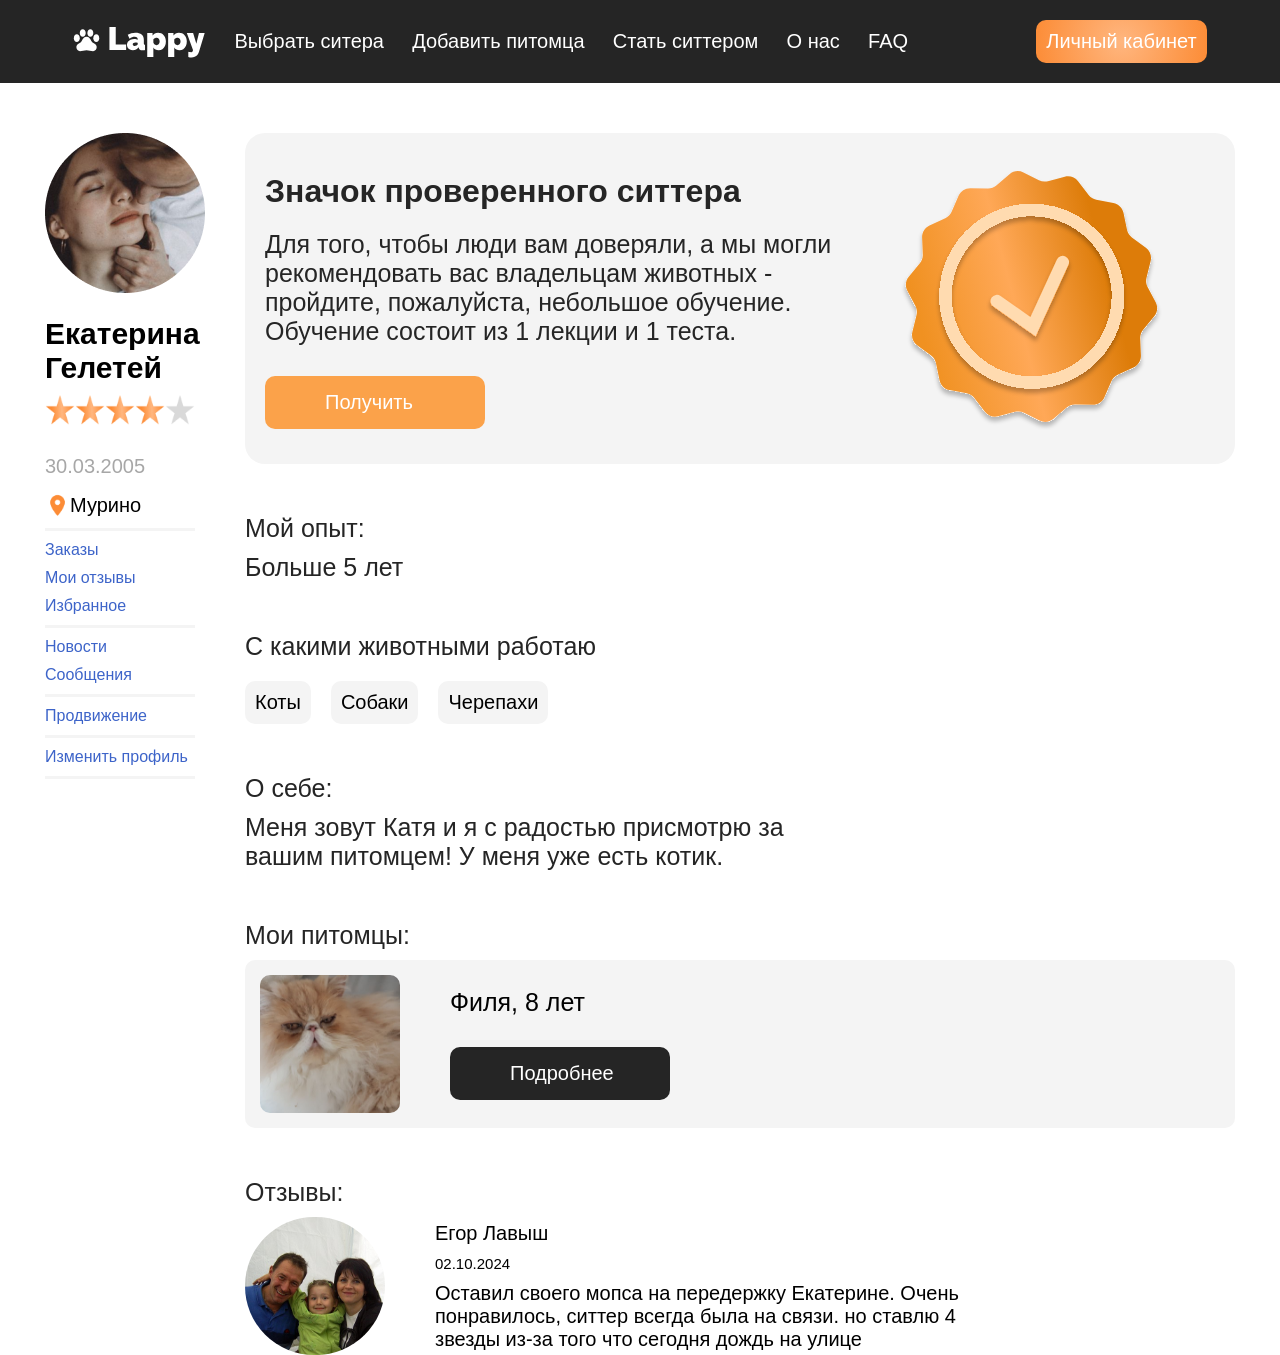
<file: Lappy/account.html>
<!DOCTYPE html>
<html lang="en">
<head>
    <meta charset="UTF-8">
    <meta name="viewport" content="width=device-width, initial-scale=1.0">
    <meta name="viewport" content="width=device-width, initial-scale=1, minimum-scale=1, maximum-scale=1" />
    <link rel="stylesheet" href="https://cdn.jsdelivr.net/npm/swiper@11/swiper-bundle.min.css" />
    <link rel="stylesheet" href="assets/css/style.css">
    <title>Lappy</title>
</head>
<body>
    <header class="header">
        <div class="top">
            <div class="conteiner">

                <div class="burger"></div>

                    <ul class="nav_bar">
                        <li class="nav_bar_item"><a href="index.html" class="link_on_page"><img src="assets/imgs/logo.svg" class="logo_h" alt=""></a></li>
                        <li class="nav_bar_item"><a href="search.html" class="link_on_page">Выбрать ситера</a></li>
                        <li class="nav_bar_item"><a href="#" class="link_on_page">Добавить питомца</a></li>
                        <li class="nav_bar_item"><a href="#" class="link_on_page">Стать ситтером</a></li>
                        <li class="nav_bar_item"><a href="#" class="link_on_page">О нас</a></li>
                        <li class="nav_bar_item"><a href="#" class="link_on_page">FAQ</a></li>
                        <li><a href="#"><p class="text_btn">Личный кабинет</p></a></li>
                    </ul>
            </div>
        </div>
    </header>
    <main>
        <div class="conteiner">
            <div class="flex_block">
                <div class="l_block">
                    <img class="ava" src="assets/imgs/ava.png" alt="">
                    <p class="name">Екатерина</p>
                    <p class="surname">Гелетей</p>
                    <ul class="reiting">
                        <li class="stars"><img src="assets/imgs/Star 4.png" class="stars_img" alt=""></li>
                        <li class="stars"><img src="assets/imgs/Star 4.png" class="stars_img" alt=""></li>
                        <li class="stars"><img src="assets/imgs/Star 4.png" class="stars_img" alt=""></li>
                        <li class="stars"><img src="assets/imgs/Star 4.png" class="stars_img" alt=""></li>
                        <li class="stars"><img src="assets/imgs/Star 5.png" class="stars_img" alt=""></li>
                    </ul>
                    <p class="data">30.03.2005</p>
                    <div class="location">
                        <img src="assets/imgs/mdi_location.png" class="mapa" alt="">
                        <p class="posit">Мурино</p>
                    </div>
                    <div class="line"></div>
                    <ul class="menu">
                        <li class="m_item"><a href="" class="link_m">Заказы</a></li>
                        <li class="m_item"><a href="" class="link_m">Мои отзывы</a></li>
                        <li class="m_item"><a href="" class="link_m">Избранное</a></li>
                        <div class="line"></div>
                        <li class="m_item"><a href="" class="link_m">Новости</a></li>
                        <li class="m_item"><a href="" class="link_m">Сообщения</a></li>
                        <div class="line"></div>
                        <li class="m_item"><a href="" class="link_m">Продвижение</a></li>
                        <div class="line"></div>
                        <li class="m_item"><a href="" class="link_m">Изменить профиль</a></li>
                        <div class="line"></div>
                    </ul>
                    </div>
                    <div class="r_block">
                        <div class="inf_garant_acc">
                            <div class="content_gr_q">
                                <h1 class="title_acc_gar">Значок проверенного ситтера</h1>
                                <p class="txt_garant_lk">Для того, чтобы люди вам доверяли, а мы могли рекомендовать вас владельцам животных - пройдите, пожалуйста, небольшое обучение. Обучение состоит из 1 лекции и 1 теста.</p>
                                <a href="garant_account.html" class=""><p class="txt_link_btn_gr">Получить</p></a>
                            </div>
                            <div class="img_grq">
                                <img src="assets/imgs/garant_sign.svg" class="logo_gr" alt="">
                            </div>
                        </div>
                        <div class="inf_exepr">
                            <p class="min_title_exp">Мой опыт:</p>
                            <p class="exp_cont">Больше 5 лет</p>
                            <p class="min_title_exp">С какими животными работаю</p>
                            <ul class="list_pets">
                                <li class="pet_item">Коты</li>
                                <li class="pet_item">Собаки</li>
                                <li class="pet_item">Черепахи</li>
                            </ul>
                            <p class="min_title_exp">О себе:</p>
                            <p class="exp_cont">Меня зовут Катя и я с радостью присмотрю за вашим питомцем! У меня уже есть котик.</p>
                            <p class="min_title_exp">Мои питомцы:</p>
                            <div class="pet">
                                <img src="assets/imgs/fila.svg" alt="">
                                <div class="name_age_bt">
                                    <p class="name_pet_age_pet">Филя, 8 лет</p>
                                    <a href="" class=""><p class="txt_link_btn_gr black">Подробнее</p></a>
                                </div>
                            </div>
                            <p class="min_title_exp">Отзывы:</p>
                            <div class="rev">
                                <img src="assets/imgs/family.svg" alt="">
                                <div class="rev_cont_ab">
                                    <p class="name_rever">Егор Лавыш</p>
                                    <p class="data_rev">02.10.2024</p>
                                    <p class="main_rev">Оставил своего мопса на передержку Екатерине. Очень понравилось, ситтер всегда была на связи. но ставлю 4 звезды из-за того что сегодня дождь на улице</p>
                                </div>
                            </div>
                        </div>
                    </div>
            </div>
        </div>
    </main>
<script src="https://cdn.jsdelivr.net/npm/swiper@11/swiper-bundle.min.js"></script>
<script src="main.js"></script>
</body>
</html>
</file>
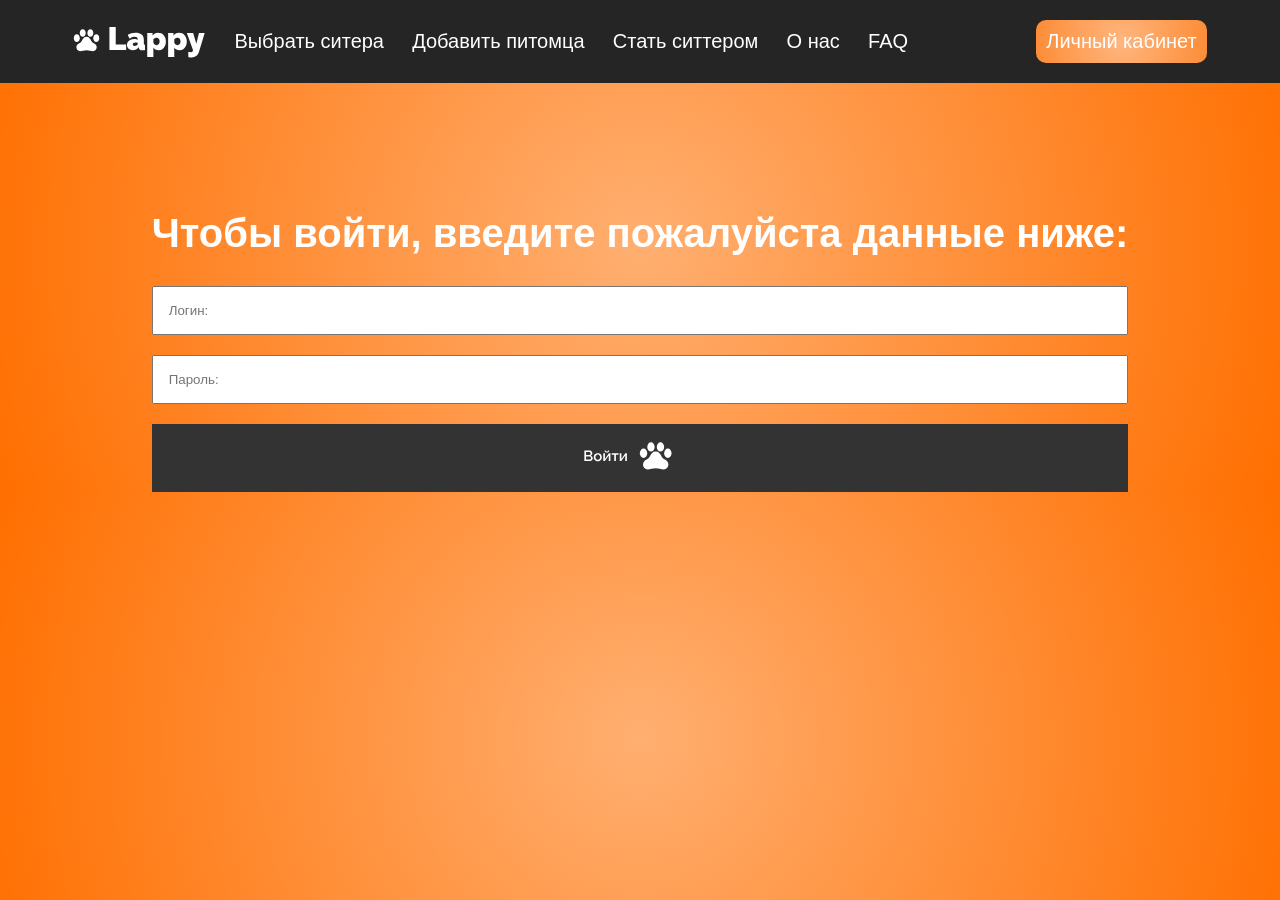
<file: Lappy/entrance.html>
<!DOCTYPE html>
<html lang="en">
<head>
    <meta charset="UTF-8">
    <meta name="viewport" content="width=device-width, initial-scale=1.0">
    <meta name="viewport" content="width=device-width, initial-scale=1, minimum-scale=1, maximum-scale=1" />
    <link rel="stylesheet" href="https://cdn.jsdelivr.net/npm/swiper@11/swiper-bundle.min.css" />
    <link rel="stylesheet" href="assets/css/style.css">
    <title>Lappy</title>
</head>
<body class="body">
    <header class="header">
        <div class="top">
            <div class="conteiner">

                <div class="burger"></div>

                    <ul class="nav_bar">
                        <li class="nav_bar_item"><a href="index.html" class="link_on_page"><img src="assets/imgs/logo.svg" class="logo_h" alt=""></a></li>
                        <li class="nav_bar_item"><a href="search.html" class="link_on_page">Выбрать ситера</a></li>
                        <li class="nav_bar_item"><a href="#" class="link_on_page">Добавить питомца</a></li>
                        <li class="nav_bar_item"><a href="#" class="link_on_page">Стать ситтером</a></li>
                        <li class="nav_bar_item"><a href="#" class="link_on_page">О нас</a></li>
                        <li class="nav_bar_item"><a href="#" class="link_on_page">FAQ</a></li>
                        <li><a href="account.html"><p class="text_btn">Личный кабинет</p></a></li>
                    </ul>
            </div>
        </div>
    </header>
    <div class="entrance">
        <div class="content">
            <div class="secur">
                <h1 class="title_entrance">Чтобы войти, введите пожалуйста данные ниже:</h1>
                <input class="log" type="email" name="auth_email" placeholder="Логин:" required >
                <input class="pas"  type="password" name="auth_pass" placeholder="Пароль:" required >
                <a class="enter" href="account.html"><img class="enterimg" src="assets/imgs/l.svg" alt=""></a>
            </div>
        </div>
    </div>
    <script src="https://cdn.jsdelivr.net/npm/swiper@11/swiper-bundle.min.js"></script>
<script src="main.js"></script>
</body>
</html>
</file>
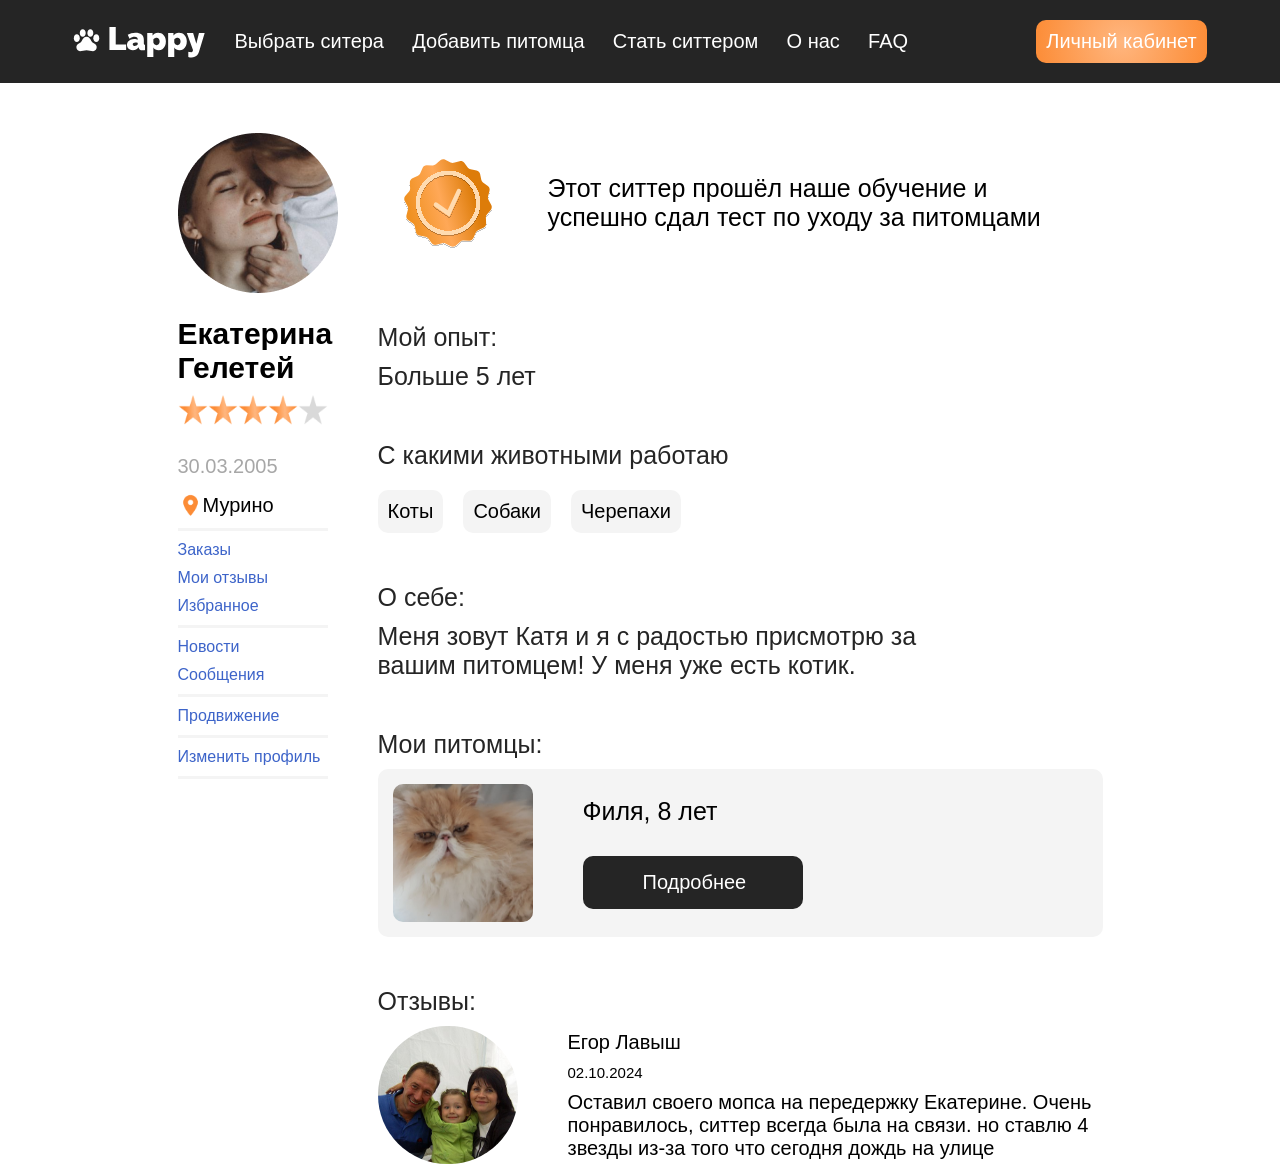
<file: Lappy/garant_account.html>
<!DOCTYPE html>
<html lang="en">
<head>
    <meta charset="UTF-8">
    <meta name="viewport" content="width=device-width, initial-scale=1.0">
    <meta name="viewport" content="width=device-width, initial-scale=1, minimum-scale=1, maximum-scale=1" />
    <link rel="stylesheet" href="https://cdn.jsdelivr.net/npm/swiper@11/swiper-bundle.min.css" />
    <link rel="stylesheet" href="assets/css/style.css">
    <title>Lappy</title>
</head>
<body>
    <header class="header">
        <div class="top">
            <div class="conteiner">

                <div class="burger"></div>

                    <ul class="nav_bar">
                        <li class="nav_bar_item"><a href="index.html" class="link_on_page"><img src="assets/imgs/logo.svg" class="logo_h" alt=""></a></li>
                        <li class="nav_bar_item"><a href="search.html" class="link_on_page">Выбрать ситера</a></li>
                        <li class="nav_bar_item"><a href="#" class="link_on_page">Добавить питомца</a></li>
                        <li class="nav_bar_item"><a href="#" class="link_on_page">Стать ситтером</a></li>
                        <li class="nav_bar_item"><a href="#" class="link_on_page">О нас</a></li>
                        <li class="nav_bar_item"><a href="#" class="link_on_page">FAQ</a></li>
                        <li><a href="account.html"><p class="text_btn">Личный кабинет</p></a></li>
                    </ul>
            </div>
        </div>
    </header>
    <main>
        <div class="conteiner">
            <div class="flex_block">
                <div class="l_block">
                    <img class="ava" src="assets/imgs/ava.png" alt="">
                    <p class="name">Екатерина</p>
                    <p class="surname">Гелетей</p>
                    <ul class="reiting">
                        <li class="stars"><img src="assets/imgs/Star 4.png" class="stars_img" alt=""></li>
                        <li class="stars"><img src="assets/imgs/Star 4.png" class="stars_img" alt=""></li>
                        <li class="stars"><img src="assets/imgs/Star 4.png" class="stars_img" alt=""></li>
                        <li class="stars"><img src="assets/imgs/Star 4.png" class="stars_img" alt=""></li>
                        <li class="stars"><img src="assets/imgs/Star 5.png" class="stars_img" alt=""></li>
                    </ul>
                    <p class="data">30.03.2005</p>
                    <div class="location">
                        <img src="assets/imgs/mdi_location.png" class="mapa" alt="">
                        <p class="posit">Мурино</p>
                    </div>
                    <div class="line"></div>
                    <ul class="menu">
                        <li class="m_item"><a href="" class="link_m">Заказы</a></li>
                        <li class="m_item"><a href="" class="link_m">Мои отзывы</a></li>
                        <li class="m_item"><a href="" class="link_m">Избранное</a></li>
                        <div class="line"></div>
                        <li class="m_item"><a href="" class="link_m">Новости</a></li>
                        <li class="m_item"><a href="" class="link_m">Сообщения</a></li>
                        <div class="line"></div>
                        <li class="m_item"><a href="" class="link_m">Продвижение</a></li>
                        <div class="line"></div>
                        <li class="m_item"><a href="" class="link_m">Изменить профиль</a></li>
                        <div class="line"></div>
                    </ul>
                    </div>
                    <div class="r_block">
                        <div class="inf_garant_acc bgw">
                            <div class="provvvv">
                                <img src="assets/imgs/garant_sign.svg" class="logo_gr_prov" alt="">
                                <p class="txt_provd">Этот ситтер прошёл наше обучение и успешно сдал тест по уходу за питомцами</p>
                            </div>
                        </div>
                        <div class="inf_exepr">
                            <p class="min_title_exp">Мой опыт:</p>
                            <p class="exp_cont">Больше 5 лет</p>
                            <p class="min_title_exp">С какими животными работаю</p>
                            <ul class="list_pets">
                                <li class="pet_item">Коты</li>
                                <li class="pet_item">Собаки</li>
                                <li class="pet_item">Черепахи</li>
                            </ul>
                            <p class="min_title_exp">О себе:</p>
                            <p class="exp_cont">Меня зовут Катя и я с радостью присмотрю за вашим питомцем! У меня уже есть котик.</p>
                            <p class="min_title_exp">Мои питомцы:</p>
                            <div class="pet">
                                <img src="assets/imgs/fila.svg" alt="">
                                <div class="name_age_bt">
                                    <p class="name_pet_age_pet">Филя, 8 лет</p>
                                    <a href="" class="btn_garant"><p class="txt_link_btn_gr black">Подробнее</p></a>
                                </div>
                            </div>
                            <p class="min_title_exp">Отзывы:</p>
                            <div class="rev">
                                <img src="assets/imgs/family.svg" alt="">
                                <div class="rev_cont_ab">
                                    <p class="name_rever">Егор Лавыш</p>
                                    <p class="data_rev">02.10.2024</p>
                                    <p class="main_rev">Оставил своего мопса на передержку Екатерине. Очень понравилось, ситтер всегда была на связи. но ставлю 4 звезды из-за того что сегодня дождь на улице</p>
                                </div>
                            </div>
                        </div>
                    </div>
            </div>
        </div>
    </main>
<script src="https://cdn.jsdelivr.net/npm/swiper@11/swiper-bundle.min.js"></script>
<script src="main.js"></script>
</body>
</html>
</file>
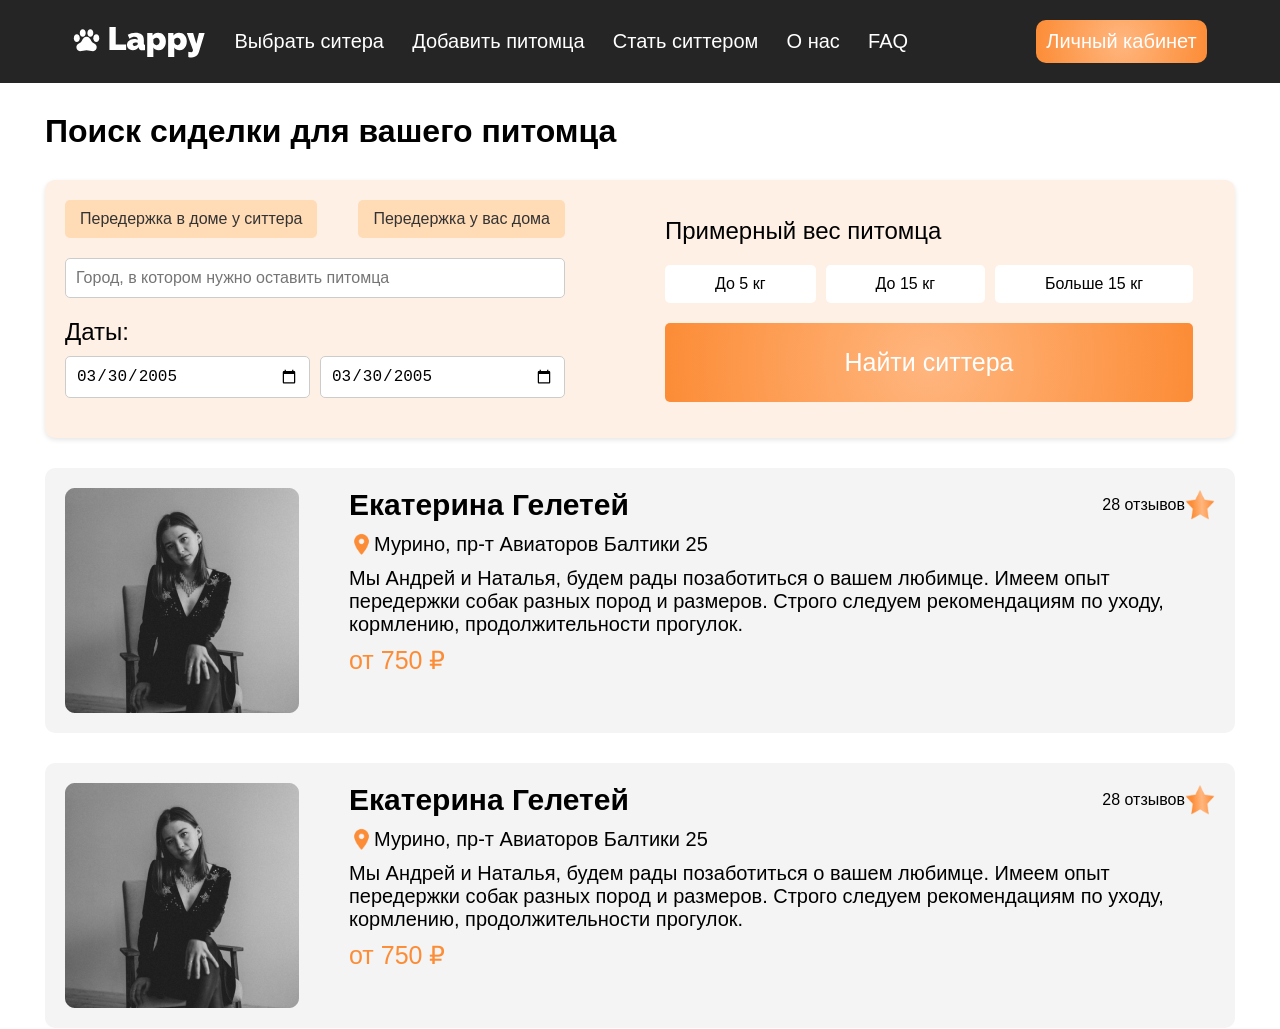
<file: Lappy/search.html>
<!DOCTYPE html>
<html lang="en">
<head>
    <meta charset="UTF-8">
    <meta name="viewport" content="width=device-width, initial-scale=1.0">
    <meta name="viewport" content="width=device-width, initial-scale=1, minimum-scale=1, maximum-scale=1" />
    <link rel="stylesheet" href="https://cdn.jsdelivr.net/npm/swiper@11/swiper-bundle.min.css" />
    <link rel="stylesheet" href="assets/css/style.css">
    <title>Lappy</title>
</head>
<body>
    <header class="header">
        <div class="top">
            <div class="conteiner">

                <div class="burger"></div>

                    <ul class="nav_bar">
                        <li class="nav_bar_item"><a href="index.html" class="link_on_page"><img src="assets/imgs/logo.svg" class="logo_h" alt=""></a></li>
                        <li class="nav_bar_item"><a href="search.html" class="link_on_page">Выбрать ситера</a></li>
                        <li class="nav_bar_item"><a href="#" class="link_on_page">Добавить питомца</a></li>
                        <li class="nav_bar_item"><a href="#" class="link_on_page">Стать ситтером</a></li>
                        <li class="nav_bar_item"><a href="#" class="link_on_page">О нас</a></li>
                        <li class="nav_bar_item"><a href="#" class="link_on_page">FAQ</a></li>
                        <li><a href="account.html"><p class="text_btn">Личный кабинет</p></a></li>
                    </ul>
            </div>
        </div>
    </header>
    <main>
        <div class="conteiner">
            <h1 class="title_search">Поиск сиделки для вашего питомца</h1>
            <div class="form-container">


                <div class="fst_block">
                    <div class="form-header">
                        <button class="active">Передержка в доме у ситтера</button>
                        <button>Передержка у вас дома</button>
                      </div>
                      <div class="form-group search">
                        <input type="search" placeholder="Город, в котором нужно оставить питомца">
                      </div>
                      <h2 class="dates">Даты:</h2>
                      <div class="form-group">
                        <input type="date" value="2005-03-30">
                        <input type="date" value="2005-03-30">
                      </div>
                </div>

                <div class="sec_block">
                    <h2 class="w_pet">Примерный вес питомца</h2>
                    <div class="weight-options">
                        <input type="radio" id="weight1" name="weight" checked>
                        <label for="weight1">До 5 кг</label>
                        <input type="radio" id="weight2" name="weight">
                        <label for="weight2">До 15 кг</label>
                        <input type="radio" id="weight3" name="weight">
                        <label for="weight3">Больше 15 кг</label>
                      </div>
                      <button class="submit-button">Найти ситтера</button>
                </div>
            </div>
            <div class="vizitka">
                <img class="sitter_img" src="assets/imgs/Девушка.png" alt="">
                <div class="infor_about_sitter">
                    <div class="name_and_counts">
                        <h2 class="name">Екатерина Гелетей</h2>
                        <div class="r_c">
                            <p class="count">28 отзывов</p>
                            <img class="stars" src="assets/imgs/Звезда5.png" alt="">
                        </div>
                    </div>
                    <div class="location b">
                        <img src="assets/imgs/mdi_location.png" class="mapa" alt="">
                        <p class="posit">Мурино, пр-т Авиаторов Балтики 25</p>
                    </div>                    
                    <p class="main_information">Мы Андрей и Наталья, будем рады позаботиться о вашем любимце. Имеем опыт передержки собак разных пород и размеров. Строго следуем рекомендациям по уходу, кормлению, продолжительности прогулок.</p>
                    <p class="cost">от 750 ₽</p>
                </div>
            </div>

            <div class="vizitka">
                <img class="sitter_img" src="assets/imgs/Девушка.png" alt="">
                <div class="infor_about_sitter">
                    <div class="name_and_counts">
                        <h2 class="name">Екатерина Гелетей</h2>
                        <div class="r_c">
                            <p class="count">28 отзывов</p>
                            <img class="stars" src="assets/imgs/Звезда5.png" alt="">
                        </div>
                    </div>
                    <div class="location b">
                        <img src="assets/imgs/mdi_location.png" class="mapa" alt="">
                        <p class="posit">Мурино, пр-т Авиаторов Балтики 25</p>
                    </div>                    
                    <p class="main_information">Мы Андрей и Наталья, будем рады позаботиться о вашем любимце. Имеем опыт передержки собак разных пород и размеров. Строго следуем рекомендациям по уходу, кормлению, продолжительности прогулок.</p>
                    <p class="cost">от 750 ₽</p>
                </div>
            </div>
        </div>
    </main>
<script src="https://cdn.jsdelivr.net/npm/swiper@11/swiper-bundle.min.js"></script>
<script src="main.js"></script>
</body>
</html>
</file>
<file: Lappy/assets/css/style.css>
* {
    padding: 0;
    margin: 0;
}

body {
    font-family: 'Raleway', Helvetica, sans-serif;
}

a {
    text-decoration: none;
}

li, ul {
    list-style: none;
}

.conteiner {
    max-width: 1190px;
    margin: 0 auto;
}

.top {
    background: #252525;
    padding: 20px 20px 20px 20px;
}

.nav_bar {
    display: flex;
    justify-content: space-evenly;
    align-items: center;
}

/* .logo_h { 
    width: 100px;
    height: 30px;
} */

.link_on_page {
    color: #fff;
    font-size: 20px;
}

.text_btn {
    font-size: 20px;
    margin-left: 100px;
    background: radial-gradient(circle, rgba(255, 182, 127, 1), rgba(252, 140, 54, 1));
    padding: 10px 10px 10px 10px;
    border-radius: 10px;
    color: #fff;
}

.text_btn:hover {
    background: radial-gradient(circle, rgb(255, 175, 113), rgb(255, 111, 0));
}

/* HEADER_CONTENT */

/* LEFT BLOCK */
.header_content {
    background: url(../imgs/фон\ 1\ блока.png) no-repeat;
    background-size: cover;
    width: 100%;
}

.main_block {
    display: flex;
    align-items: center;
    justify-content: space-between;
}

.left_block {
    padding-top: 50px;
    padding-bottom: 180px;
    width: 35%;
}

.logo {
    font-size: 90px;
    font-weight: bold;
    color: #fff;
    margin-bottom: 20px;
}

.logo::before {
    content: url('../imgs/лого.svg');
    margin-right: 20px;
}

.motto {
    color: #fff;
    font-size: 30px;
}

.text_btn_org {
    font-size: 25px;
    background: linear-gradient(90deg, rgb(255, 149, 68), rgba(252, 140, 54, 1));
    background-size: 150%;
    text-align: center;
    padding: 20px 10px 20px 10px;
    border-radius: 5px;
    color: #fff;
    margin-top: 30px;
    background-size: 200% 100%;
    background-position: left center;
    transition: background-color 0.5s ease, color 0.5s ease;
}

.text_btn_org:hover {
    background-position: right center;
    background: linear-gradient(90deg, rgba(252, 140, 54, 1), rgb(255, 114, 32), rgb(255, 155, 84));
}

.text_btn_perp {
    font-size: 25px;
    background: radial-gradient(circle, rgb(161, 127, 255), rgb(113, 54, 252));
    text-align: center;
    padding: 20px 10px 20px 10px;
    border-radius: 5px;
    color: #fff;
    margin-top: 40px;
}

.text_btn_perp:hover {
    background: radial-gradient(circle, rgb(161, 127, 255), rgb(76, 0, 255));
}

/* RIGHT BLOCK */

.right_block {
    backdrop-filter:blur(40px);
    background: rgba(81, 67, 76, 0.36);
    padding: 20px 20px 20px 20px;
    width: 500px;
    height: 400px;
    border-radius: 10px;
}
.main_inputs {
    display: flex;
    flex-direction: column;
    align-items: center;
}

.chose_pet, .search_city {
    width: 97%;
    padding: 10px 10px 10px 10px;
}

.list_weight {
    display: flex;
    justify-content: space-around;
}

.type_weight {
    background: #fff;
    padding: 10px 10px 10px 10px;
    width: 50%;
    text-align: center;
}

.m {
    margin-right: 10px;
    margin-left: 10px;
}

.dates_chose {
    display: flex;
}

.from, .to {
    width: 100%;
    padding: 10px 10px 10px 10px;
}

.dates, .weight, .term {
    color: #fff;
    margin-top: 10px;
    margin-bottom: 10px;
}

.title_garant {
    font-size: 40px;
    margin-top: 50px;
    margin-bottom: 30px;
}

.garant {
    margin-left: 10px;  
    color: rgb(161, 127, 255);
}

.cards {
    display: flex;
    justify-content: center;
    flex-wrap: wrap;
}

.card_or {
    margin-right: 20px;
}

.img_card {
    width: 550px;
    margin-bottom: 20px;
}

.btn_take_petts {
    display: flex;
    justify-content: center;
}

.bord {
    font-size: 20px;
    background: radial-gradient(circle, rgb(161, 127, 255), rgb(113, 54, 252));
    text-align: center;
    padding: 20px 10px 20px 10px;
    border-radius: 5px;
    color: #fff;
    margin-top: 40px;
    width: 500px;
    margin-bottom: 50px;
}

.bord:hover {
    background: radial-gradient(circle, rgb(161, 127, 255), rgb(76, 0, 255));
}

.img_car {
    margin-top: 20px;
}















.proces {
    background-image: url(../imgs/bg_proces.png);
    width: 100%;
    background-size: cover;
    background-repeat: no-repeat;
}

.steps {
    padding-bottom: 50px;
    display: flex;
    justify-content: space-between;
    flex-wrap: wrap;
}

.title_prev_proces {
    padding-top: 30px;
    margin-bottom: 50px;
    color: #fff;
}

.txt_proces {
    display: flex;
    align-items: center;
    margin-bottom: 50px;
}

.colomn{
    display: flex;
    flex-direction: column;
    align-items: center;
}

.digit {
    width: 50px;
    height: 50px;  
    background: orange;
    border-radius: 100%;
    display: flex;
    justify-content: center;
    align-items: center;
    color: #fff;
    font-size: 30px;
}

.txt_content {
    margin-left: 30px;
    font-size: 25px;
    color: #fff;
    width: 315px;
}

.proces_btn {
    background: orange;
    padding: 20px 40px 20px 50px;
    margin-left: -65px;;
    width: 100%;
    color: #fff;
    border-radius: 5px;
    font-size: 25px;
}












.facts {
    display: flex;
    justify-content: space-evenly;
}

.test {
    display: flex;
    flex-direction: column;
    align-items: center;
}

.title_prove_pep {
    padding-top: 50px;
    padding-bottom: 50px;
}

.img_to_do {
    position: absolute;
}

.txt_facts {
    background:rgba(245, 245, 245, 1); 
    text-align: center;
    border-radius: 20px;
    width: 200px;
    height: 150px;
    display: flex;
    align-items: center;
    padding: 50px 50px 50px 50px;
    margin-top: 70px;
    box-shadow: 1px 1px 1px rgb(186, 186, 186);
    margin-bottom: 50px;
    font-size: 20px;
}

.color {
    color: rgb(161, 127, 255);
}

.cards_bet_pets {
    display: flex;
    margin-bottom: 50px;
}

.card_item {
    margin-top: 50px;
    width: 300px;
    background: #f7f7f7;
    margin-left: 30px;
}

.img_bst {
    width: 100%;
}

.name_bst_prt {
    font-size: 25px;
    font-weight: bold;
}

.inf_about_bst {
    margin-top: 20px;
    font-size: 20px;
    width: 220px;
}

.test_true {
    width: 150px;
    display: flex;
    margin-top: 20px;
    margin-bottom: 20px;
}

.title_q_a {
    margin-top: 50px;
    margin-bottom: 50px;   
    margin-left: 30px; 
}

.txt_inf {
    padding: 15px 15px 15px 15px;
}

.test_true::before {
    content: url(../imgs/Galca.svg);
    margin-right: 20px;
}

.tabs {
    margin-top: 30px;
    padding: 20px 20px 20px 20px;
    background: #f4f4f4;
    border-radius: 5px;
    display: flex;
    justify-content: space-between;
    align-items: center;
    width: 90%;
    margin-left: 30px;
}

.plus {
    width: 50px;
    height: 50px;  
    background: radial-gradient(circle, rgb(161, 127, 255), rgb(113, 54, 252));
    border-radius: 100%;
    display: flex;
    justify-content: center;
    align-items: center;
    color: #fff;
    font-size: 35px;
    margin-right: 50px;
    cursor: pointer;
}

.plus:hover {
    background: radial-gradient(circle, rgb(161, 127, 255), rgb(76, 0, 255));
}

.txt_tab {
    display: none;
}

.txt_tab_active {
    margin-top: 20px;
    width: 90%;
    margin-left: 30px;
    color: #fff;
    background: rgb(113, 54, 252);
    padding: 20px 20px 20px 20px;
    border-radius: 5px;
}

.revu {
    background-image: url(../imgs/revu.png);
    width: 100%;
    background-size: cover;
    background-repeat: no-repeat;
}

.title_revu {
    color: #fff;
    margin-left: 30px;
    padding-top: 50px;
    font-size: 45px;
}

.revu_inf {
    padding: 30px 30px 30px 30px;
}

.face {
    width: 50px;
    height: 50px;
    margin-right: 20px;
}

.name_surname {
    display: flex;
    align-items: center; 
    margin-bottom: 20px;
}

.name_and_surname {
    font-size: 25px;
}

.sam_revu {
    font-size: 25px;
}

.fzt {
    font-size: 20px;
}

.swiper {
    width: 85%;
    height: 100%;
    padding-bottom: 100px;
    padding-top: 100px;
  }

  .swiper-slide {
    font-size: 18px;
    background: #ffffff;
    display: flex;
    justify-content: center;
    align-items: center;
    border-radius: 10px;
  }

  .swiper-slide img {
    display: block;
    object-fit: cover;
  }

  .swiper-button-prev::after {
    content: url(../imgs/prev.png);
  }

  .swiper-button-next::after {
    content: url(../imgs/next.png);
  }

  .swiper-pagination-bullet {
    width: 15px;
    height: 15px;
  }

  .swiper-pagination-bullet-active {
    background: #fff;
  }

  .arrow_btn {
    display: flex;
    justify-content: center;
    align-items: center;
  }

  .swiper-button-next {
    position: relative;
    margin-left: 1300px;
  }

  .swiper-button-prev {
    position: relative;
  }

  .swiper-button-next,.swiper-button-prev {
    position: relative;
    margin-top: calc(-410px - (var(--swiper-navigation-size)/ 2));
}






































.flex_block {
    display: flex;
    justify-content: center;
}

.l_block {
    width: 150px;
    margin-top: 50px;
}

.ava {
    margin-bottom: 20px;
}

.name, .surname { 
    font-weight: bold;
    font-size: 30px;
}

.reiting { 
    margin-top: 10px;
    margin-bottom: 30px;
    display: flex;
}

.data { 
    color: rgb(167, 167, 167);
    font-size: 20px;
    margin-bottom: 15px;
}

.stars_img {
    width: 30px;
    height: 30px;
}

.location {
    display: flex;
    align-items: center;
}

.mapa { 
    width: 25px;
    height: 25px;
}

.posit { 
    font-size: 20px;
}

.m_item { 
    margin-bottom: 10px;
}

.link_m {
    color: rgba(61, 100, 201, 1);
}

.line { 
    height: 3px;
    background: rgba(244, 244, 244, 1);
    margin-bottom: 10px;
    margin-top: 10px;
}

.r_block{
    margin-left: 50px;
    margin-top: 50px;
}

.logo_gr {
    padding-right: 40px;
}

.inf_garant_acc {
    background: rgba(244, 244, 244, 1);
    border-radius: 20px;
    padding: 20px 20px 20px 20px;
    display: flex;
}

.txt_garant_lk {
    font-size: 25px;
    color: #252525;
    margin-bottom: 20px;
}

.title_acc_gar {
    color: #252525;
    margin-bottom: 20px;
    margin-top: 20px;
}

.txt_link_btn_gr {
    background: rgba(251, 162, 74, 1);
    padding: 15px 60px 15px 60px;
    margin-top: 30px;
    width: 100px;
    font-size: 20px;
    color: #fff;
    border-radius: 10px;
}

.min_title_exp {
    margin-top: 50px;
    margin-bottom: 10px;
    color: #252525;
    font-size: 25px;
}

.exp_cont {
    font-size: 25px;
    width: 600px;
    color: #252525;
    font-weight: 100;
}

.list_pets {
    display: flex;
}

.pet_item {
    margin-top: 10px;
    background: rgba(244, 244, 244, 1);
    border-radius: 10px;
    font-size: 20px;
    margin-right: 20px;
    padding: 10px 10px 10px 10px;
}

.pet {
    background: rgba(244, 244, 244, 1);
    padding: 15px 15px 15px 15px;
    border-radius: 10px;
    display: flex;
    align-items: center;
}

.name_age_bt {
    margin-left: 50px;
}

.name_pet_age_pet {
    font-size: 25px;
}

.black {
    background: #252525;
}

.rev{
    display: flex;
    align-items: center;
}

.rev_cont_ab {
    width: 535px;
    margin-left: 50px;
}

.name_rever {
    font-size: 20px;
    margin-bottom: 10px;
}

.data_rev {
    font-size: 15px;
    margin-bottom: 10px;
}

.main_rev {
    font-size: 20px;
    font-weight: 100;
}

.provvvv {
    display: flex;
    align-items: center;
}

.logo_gr_prov {
    width: 100px;
    height: 100px;
}

.bgw {
    background: none;
}

.txt_provd {
    margin-left: 50px;
    width: 500px;
    font-size: 25px;
    font-weight: 100;
}

.title_search {
    margin-top: 30px;
    margin-bottom: 30px;
}

.form-container {
    background-color: #FFF0E5;
    display: flex;
    align-items: center;
    padding: 20px;
    border-radius: 10px;
    box-shadow: 0 2px 5px rgba(0, 0, 0, 0.1);
  }

  .fst_block {
    width: 500px;
  }

.form-header {
    display: flex;
    justify-content: space-between;
    margin-bottom: 20px;
  }

  .form-header button {
    background-color: #ffdbb6;
    border: none;
    border-radius: 5px;
    padding: 10px 15px;
    cursor: pointer;
    font-size: 16px;
    color: #333;
  }

  .form-header button:hover {
    background-color: #fff;
  }

  .form-group {
    display: flex;
    flex-wrap: wrap;
    gap: 10px;
    margin-bottom: 20px;
  }

  .form-group input, 
  .form-group select {
    flex: 1;
    padding: 10px;
    border: 1px solid #ccc;
    border-radius: 5px;
    font-size: 16px;
  }

  .dates {
    color: #000;
    font-weight: 400;
  }

  .w_pet{
    color: #000;
    font-weight: 400;
    margin-bottom: 20px;
  }

  .sec_block {
    margin-left: 100px;
  }

  .weight-options {
    display: flex;
    gap: 10px;
    margin-bottom: 20px;
  }

  .weight-options label {
    text-align: center;
    background-color: #ffffff;
    padding: 10px 50px 10px 50px;
    border-radius: 5px;
    cursor: pointer;
  }

  .weight-options:hover label:hover {
    background-color: #ffdbb6;
  }

  .weight-options input {
    display: none;
  }

  .weight-options input:checked + label {
    background-color: #ffffff;
  }

  .submit-button {
    background: radial-gradient(circle, rgba(255, 182, 127, 1), rgba(252, 140, 54, 1));
    color: #fff;
    border: none;
    border-radius: 5px;
    padding: 25px;
    width: 100%;
    cursor: pointer;
    font-size: 25px;
  }


  .submit-button:hover {
    background: radial-gradient(circle, rgb(255, 175, 113), rgb(255, 111, 0));
   }

  .vizitka {
    margin-top: 30px;
    background: #F4F4F4;
    padding: 20px;
    border-radius: 10px;
    display: flex;
  }

  .infor_about_sitter {
    margin-left: 50px;
  }

  .name_and_counts, .r_c {
    display: flex;
    align-items: center;
    justify-content: space-between;
  }

  .name_and_counts {
    margin-bottom: 10px;
  }

  .b {
    margin-bottom: 10px;
  }
  

  .main_information {
    font-size: 20px;
    font-weight: 400;
    margin-bottom: 10px;
  }

  .cost {
    color: #FC8C36;
    font-size: 25px;
  }

  .sitter_img {
    width: 235px;
    height: 225px;
  }

  .stars {
    width: 30px;
    height: 30px;
  }
  
  .body {
    background: radial-gradient(circle, rgb(255, 175, 113), rgb(255, 111, 0));
  }

  .entrance {
    margin-top: 10%;
    display: flex;
    flex-direction: column;
    align-items: center;
    justify-content: center;
  }

  .title_entrance {
    font-size: 40px;
    margin-bottom: 30px;
    color: #fff;
  }

  .secur {
    display: flex;
    flex-direction: column;
  }

  .enter {
    background: #333;
    padding: 15px;
  }

  .enterimg {
    width: 90px;
    margin-left: 44%;
  }

  .log, .pas {
    padding: 15px;
    margin-bottom: 20px;
  }








  
    @media (max-width: 600px) {
        .form-container {
            background-color: #FFF0E5;
            display: flex;
            align-items: center;
            flex-direction: column;
            padding: 20px;
            border-radius: 10px;
            box-shadow: 0 2px 5px rgba(0, 0, 0, 0.1);
            width: 100%;
          }

        .fst_block {
          flex-direction: column;
          gap: 10px;
          width: 70%;
          margin-right: 10%;
        }

        .sec_block {
            flex-direction: column;
            gap: 10px;
            width: 70%;
            margin-left: 0px;
            margin-right: 10%;
          }

        .form-header {
            flex-direction: column;
        }

        .active {
            margin-bottom: 20px;
        }
  
        .form-group {
          flex-direction: column;
        }
  
        .weight-options {
          flex-direction: column;
        }

        .title_search {
            text-align: center;
        }

        .dates {
            text-align: center;
        }

        .w_pet {
            text-align: center;
        }

        .vizitka {
            flex-direction: column;
            width: 80%;
            margin-left: 5%;
        }

        .location {
            align-items: start;
        }

        .sitter_img {
            margin-left: 8%;
            margin-bottom: 10px;
        }

        .infor_about_sitter {
            margin-left: 0px;
        }

        .name {
            text-align: center;
        }

        .name_and_counts {
            flex-direction: column;
            align-items: center;
        }

        .cost, .main_information, .posit {
            text-align: center;
            margin-bottom: 20px;
        }

        .title_entrance {
            font-size: 25px;
            text-align: center;
        }

        .log, .pas {
            width: 80%;
            margin-left: 5%;
        }

        .enter {
            width: 81%;
            margin-left: 5%;
        }

        .entrance {
            margin-top: 40%;
        }

        .enterimg {
            margin-left: 34%;
        }
        
      }
  



@media screen and (max-width : 800px) {

    .line {
        display: flex;
        flex-direction: column;
        align-items: center;
        justify-content: center;
    }

    .txt_proces {
        display: flex;
        align-items: center;
        width: 90%;
        margin-bottom: 50px;
        margin-right: 0%;
    }

    .proces_btn {
        background: orange;
        padding: 20px 40px 20px 50px;
        margin-left: 35px;
        width: 65%;
        color: #fff;
        border-radius: 5px;
        font-size: 25px;
    }

    .nav_bar_active {
        display: block !important; 
        display: flex !important;
        flex-direction: column;
        margin-left: 20px;
        padding-top: 50px;

    }

    .nav_bar {
        display: none;
    }

    .logo {
        display: flex;
        align-items: center;
        justify-content: center;
    }

    .left_block{
        width: 90%;
        padding-bottom: 50px;
    }

    .motto {
        display: flex;
        justify-content: center;
        text-align: center;
    }

    .nav_bar_item {
        padding-bottom: 10px;
    }

    .text_btn {
        margin-left: 10px;
    }

    .main_block {
        flex-direction: column;
        align-items: center;

    }

    .title_garant {
        text-align: center;
    }

    .mr {
        margin-left: 15px;
        text-align: center;
    }

    .right_block {
        backdrop-filter:blur(40px);
        background: rgba(81, 67, 76, 0.36);
        padding: 20px 20px 20px 20px;
        width: 300px;
        height: 400px;
        border-radius: 10px;
    }

    .term {
        text-align: center;
    }

    .title_garant {
        display: flex;
        justify-content: center;
    }


    .burger {
        width: 50px;
        display: flex;
        flex-direction: column;
        align-items: center;
        margin-left: 46%;
    }

    .burger{
        display: block;
        position: relative;
        height: 3px;
        background-color: #fff;
    }

    .burger::before{
        content: '';
        display: block;
        width: 50px;
        height: 3px;
        background-color: #fff;
        transition: transform 0.2s;
        margin-top: -7px;
        position: absolute;
        top: 0;
        right: 0;
    }

    .burger::after{
        content: '';
        display: block;
        width: 50px;
        height: 3px;
        background-color: #fff;
        transition: transform 0.2s;
        margin-top: 7px;
        position: absolute;
        top: 0;
        right: 0;
    }

    .burger-active{
        height: 0;
    }

    .burger-active::before{
        transform: rotate(45deg);
        margin-top: 0;
    }

    .burger-active::after{
        transform: rotate(-45deg);
        margin-top: 0;
    }

    .img_card {
        width: 350px;
        height: 175px;
    }

    .card_or {
        margin-right: 0px;
    } 

    .steps {
        padding-bottom: 50px;
        display: flex;
        flex-wrap: wrap;
        justify-content: space-between;
        flex-direction: column;
        align-items: center;
    }

    .cntr{
        display: flex;
        justify-content: center;
        margin-right: 55px;
    }

    .title_prove_pep {
        text-align: center;
        font-size: 30px;
    }

    .title_prev_proces {
        text-align: center;
        font-size: 25px;
    }

    .facts {
        display: flex;
        flex-direction: column;
        align-items: center;
    }

    .title_bst_pet {
        text-align: center;
        font-size: 30px;
    }

    .card_item {
        margin-left: 0px;
    }

    .cards_bet_pets {
        display: flex;
        flex-direction: column;
        align-items: center;
    }
    
    .swiper-button-next {
        display: none;
    }

    .swiper-button-prev {
        display: none;
    }

    .title_q_a {
        text-align: center;
        margin-left: 0px;
    }

    .tabs {
        width: 80%;
        margin-left: 25px;
    }

    .plus {
        width: 60px;
        height: 40px;  
        font-size: 30px;
        margin-right: 30px;
    }

    .txt_tab_active {
        margin-top: 20px;
        width: 80%;
        margin-left: 25px;
    }

    .title_garant {
        display: block;
    }

    .bord {
        width: 330px;
    }






    .flex_block {
        display: block;
    }

    .l_block {
        display: flex;
        flex-direction: column;
        align-items: center;
        text-align: center;
        margin-left: 30%;
    }

    .logo_gr {
        display: none;
    }

    .r_block {
        margin-left: 0px;
    }

    .inf_garant_acc {
        width: 250px;
        margin-left: 5%;
    }

    .title_acc_gar {
        text-align: center;
    }

    .txt_garant_lk {
        display: none;
    }

    .txt_link_btn_gr {
        text-align: center;
        margin-left: 10px;
    }

    .min_title_exp {
        text-align: center;
    }

    .exp_cont {
        font-size: 18px;
        text-align: center;
        width: 300px;
        margin-left: 2%;
    }

    .list_pets {
        display: flex;
        flex-direction: column;
        align-items: center;
    }

    .pet {
        display: flex;
        flex-direction: column;
        align-items: center;
    }

    .name_age_bt {
        display: flex;
        flex-direction: column;
        align-items: center;
        margin-left: 0;
    }

    .rev {
        display: flex;
        flex-direction: column;
        align-items: center;
    }

    .rev_cont_ab {
        display: flex;
        flex-direction: column;
        align-items: center;
    }

    .main_rev {
        width: 200px;
        text-align: center;
    }

    .txt_provd {
        margin-left: 0px;
    }

    .rev_cont_ab {
        margin-left: 0px;
    }

    .provvvv {
        display: flex;
        flex-direction: column;
        align-items: center;
        width: 250px;
    }
    
    .txt_provd {
        margin-top: 20px;
        font-size: 17px;
        width: 250px;
        text-align: center;
    }
}
</file>
